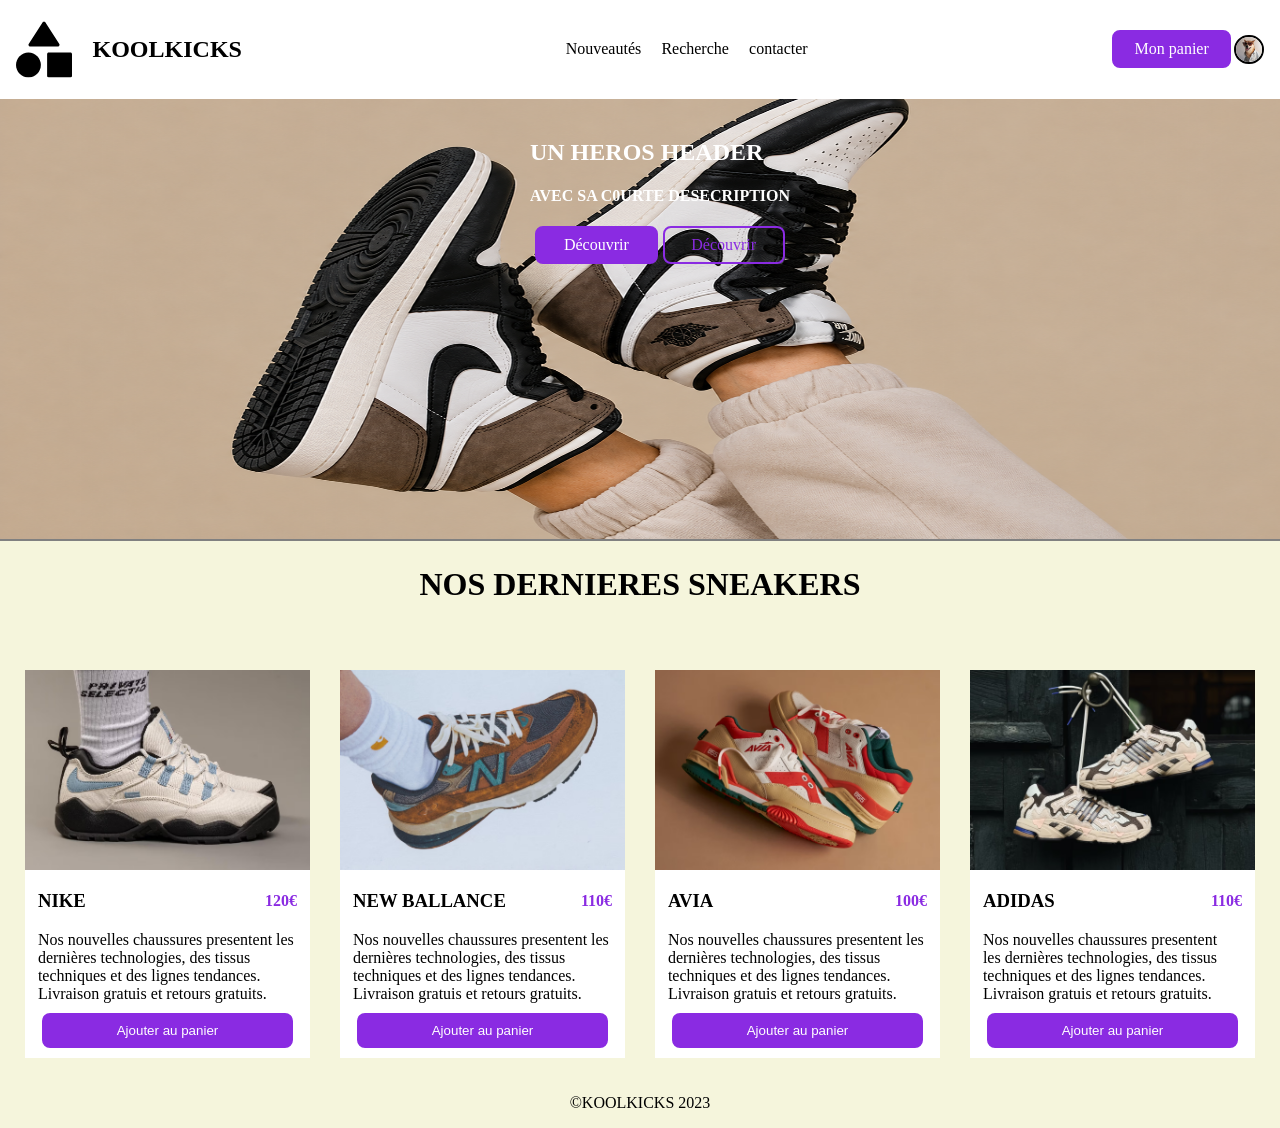
<file: index.html>
<!DOCTYPE html>
<html lang="fr">

<head>
    <meta charset="UTF-8">
    <meta name="viewport" content="width=device-width, initial-scale=1.0">
    <link rel="stylesheet" href="style.css">
    <title>Sneaker Shop</title>
</head>

<body>
    <header>
        <nav>
            <a class="logo" href="#">
                <img src="assets/assets/logo.svg" />
                <h2>KOOLKICKS</h2>
            </a>
            <!-- Une liste pour pouvoir naviguer sur la page web -->
            <ul>
                <a href="#">
                    <li>Nouveautés</li>
                </a>
                <a href="#">
                    <li>Recherche</li>
                </a>
                <a href="#">
                    <li>contacter</li>
                </a>
            </ul>

            <!-- une div pour le "bouton" panier et l'avatar -->
            <div id="panier-avatar">
                <a href="#" class="bouton-panier">Mon panier</a>
                <img id="avatar" src="assets/assets/avatar.jpg" alt="Une photo de profil" />
            </div>

        </nav>
        <section id="heros-header">
            <div id="element-header-position">
                <h2 id="h2-h4-header">UN HEROS HEADER </h2>
                <h4 id="h2-h4-header">AVEC SA C0URTE DESECRIPTION</h4>

                <div id="decouvrir-position">
                    <a href="#" class="bouton-panier">Découvrir</a>
                    <a href="#" class="decouvrir-transparent ">Découvrir</a>
                </div>
            </div>
        </section>





    </header>
    <main>
        <h1>NOS DERNIERES SNEAKERS</h1>

        <!-- la section avec tout mes articles -->
        <section>
            <article>
                <img src="assets/assets/shoes-1.jpg" alt="Une chaussure" />
                <div>
                    <div class="marque">
                        <h3 class="marque-text">NIKE</h3>
                        <h4 class="argent">120€</h4>
                    </div>
                    <p class="paragraphe-article"> Nos nouvelles chaussures presentent les dernières technologies, des
                        tissus techniques et des
                        lignes tendances.
                        Livraison gratuis et retours gratuits.</p>

                </div>
                <button class="bouton-ajouter-panier" class="bouton-ajouter-panier">Ajouter au panier</button
                    class="bouton-ajouter-panier">
            </article>

            <article>
                <img src="assets/assets/shoes-2.jpg" alt="Une chaussure" />
                <div>
                    <div class="marque">
                        <h3 class="marque-text">NEW BALLANCE</h3>
                        <h4 class="argent">110€</h4>
                    </div>
                    <p class="paragraphe-article">Nos nouvelles chaussures presentent les dernières technologies, des
                        tissus techniques et des
                        lignes tendances.
                        Livraison gratuis et retours gratuits.</p>

                </div>
                <button class="bouton-ajouter-panier">Ajouter au panier</button class="bouton-ajouter-panier">
            </article>

            <article>
                <img src="assets/assets/shoes-3.jpg" alt="Une chaussure" />
                <div>
                    <div class="marque">
                        <h3 class="marque-text">AVIA</h3>
                        <h4 class="argent">100€</h4>
                    </div>
                    <p class="paragraphe-article">Nos nouvelles chaussures presentent les dernières technologies, des
                        tissus techniques et des
                        lignes tendances.
                        Livraison gratuis et retours gratuits.</p>

                </div>
                <button class="bouton-ajouter-panier">Ajouter au panier</button class="bouton-ajouter-panier">
            </article>

            <article>
                <img src="assets/assets/shoes-4.jpg" alt="Une chaussure" />
                <div>
                    <div class="marque">
                        <h3 class="marque-text">ADIDAS</h3>
                        <h4 class="argent">110€</h4>
                    </div>
                    <p class="paragraphe-article">Nos nouvelles chaussures presentent <br> les dernières technologies,
                        des tissus techniques et des
                        lignes tendances.<br> Livraison gratuis et retours gratuits.</p>

                </div>
                <button class="bouton-ajouter-panier">Ajouter au panier</button class="bouton-ajouter-panier"
                    class="bouton-ajouter-panier">
            </article>

        </section>
    </main>



    <footer id="footer">
        <p>©KOOLKICKS 2023</p>
    </footer>
</body>

</html>
</file>
<file: style.css>
body {
    height: 100%;
    width: 100%;
    margin: 0;
}

/* pour toutes la barre de navigation */
nav {
    display: flex;
    align-items: center;
    justify-content: space-between;
    padding: 16px;
}


/* Css dans le header */
.logo {
    display: flex;
    gap: 10%;
    text-decoration: none;
    color: black;
    width: fit-content;
}

/* pour la liste qui se trouve dans mon nav*/
nav ul {
    display: flex;
    flex-direction: row;
    gap: 10%;
    list-style: none;
    justify-content: center;
    align-items: center;
}

nav ul a {

    color: black;
    text-decoration: none;

}

/* id pour mon lien panier et mon avatar */
#panier-avatar {
    display: flex;
    align-items: center;
    gap: 2%;
}

/* les boutons dans ma barre  de navigation */

.bouton-panier {
    color: white;
    background-color: blueviolet;
    border-radius: 8px;
    text-decoration: none;
    width: 8vw;
    display: flex;
    padding: 8px;
    justify-content: center;
    border:2px solid blueviolet;

}

#avatar {
    width: 2vw;
    height: 2vw;
    border: 2px solid black;
    border-radius: 50%;
}



/* l'image du heros header */
#heros-header {
    width: 100%;
    height: 400px;
    background-image: url("bg-hero.png");
    background-size: 100% 100%;
    background-position: center;

}

#h2-h4-header{
    color:white;
}

.decouvrir-transparent {
   color:blueviolet;
    background-color: transparent;
    border-radius: 8px;
    text-decoration: none;
    width: 8vw;
    display: flex;
    padding: 8px;
    justify-content: center;
    border: 2px solid blueviolet;
}

#decouvrir-position{
    display:flex;
    gap:5px;
    justify-content: center;
}



/*CSS dans le body */

h1 {
    padding: 2%;
    margin-top: 0;
    display: flex;
    justify-content: center;
    align-items: flex-end;
}

/* le css dans toutes ma page */
main {
    width: 100%;
    background-color: beige;
    margin: 0;
    padding: 0;
    border-top: 2px solid grey;
}

section {
    display: flex;
    justify-content: space-around;
    gap: 20px;
    padding: 20px;
}


section article {
    display: flex;
    flex-direction: column;
    width: 23%;
}

article {
    background-color: white;
    width: 24vw;



}

article img {
    width: 100%;
    height: 200px;
    object-fit: cover;
}

/* le prix qui est afficher dans l'article */
.argent {

    margin-right: 13px;
    color: blueviolet;

}

/* Le nom de la marque et le prix afficher dans l'article  */
.marque {
    display: flex;
    justify-content: space-between;
    align-items: center;


}

/* Le h3 dans l'article */
.marque-text {
    margin-left: 13px;

}

/* le texte paragraphe dans l'article */
.paragraphe-article {
    margin: 0px;
    margin-left: 13px;
    margin-right: 13px;

}

/* les boutons ajouter au panier qui sont dans l'article */
.bouton-ajouter-panier {
    display: flex;
    background-color: blueviolet;
    color: white;
    border: 2px solid blueviolet;
    border-radius: 8px;
    width: 88%;
    padding: 8px;
    margin: 10px auto;
    justify-content: center;
    align-items: center;

}

#footer {
    width: 100%;
    display: flex;
    background-color: beige;
    justify-content: center;
    margin: 0;
}
</file>
